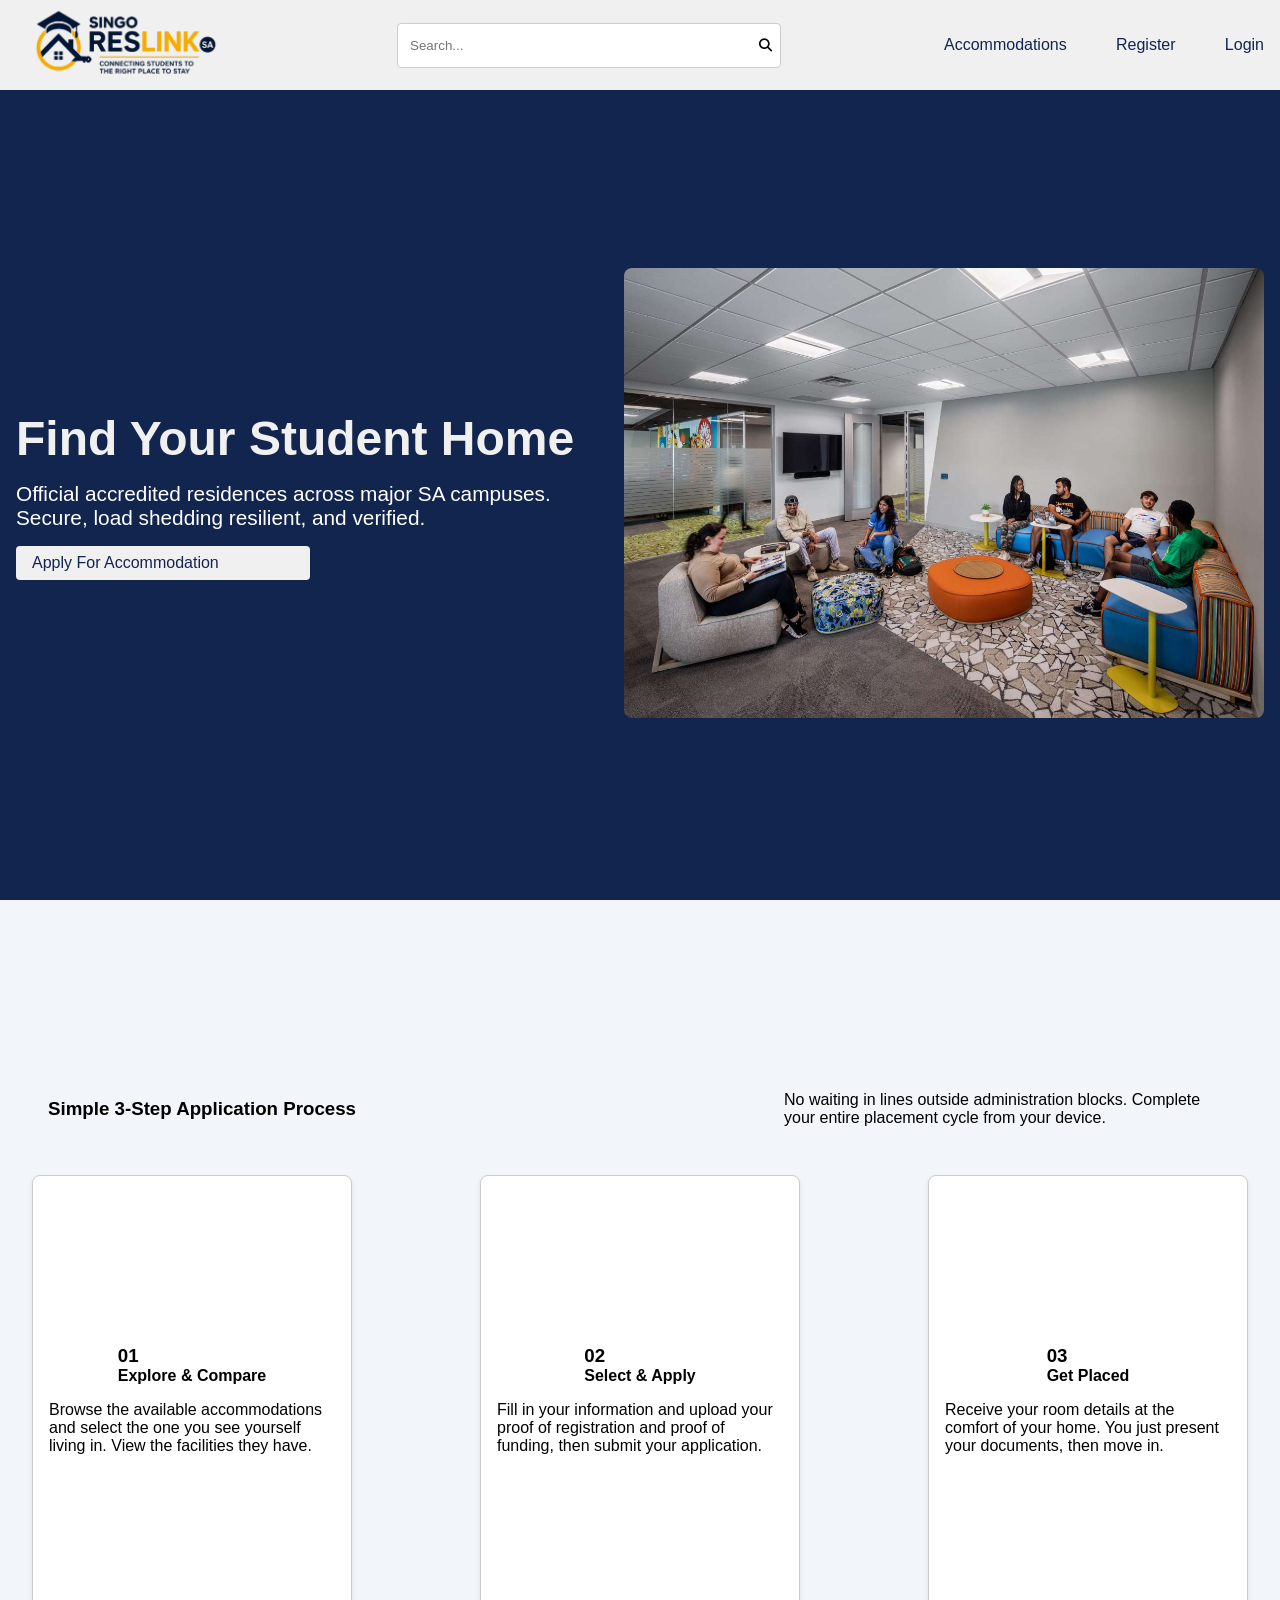
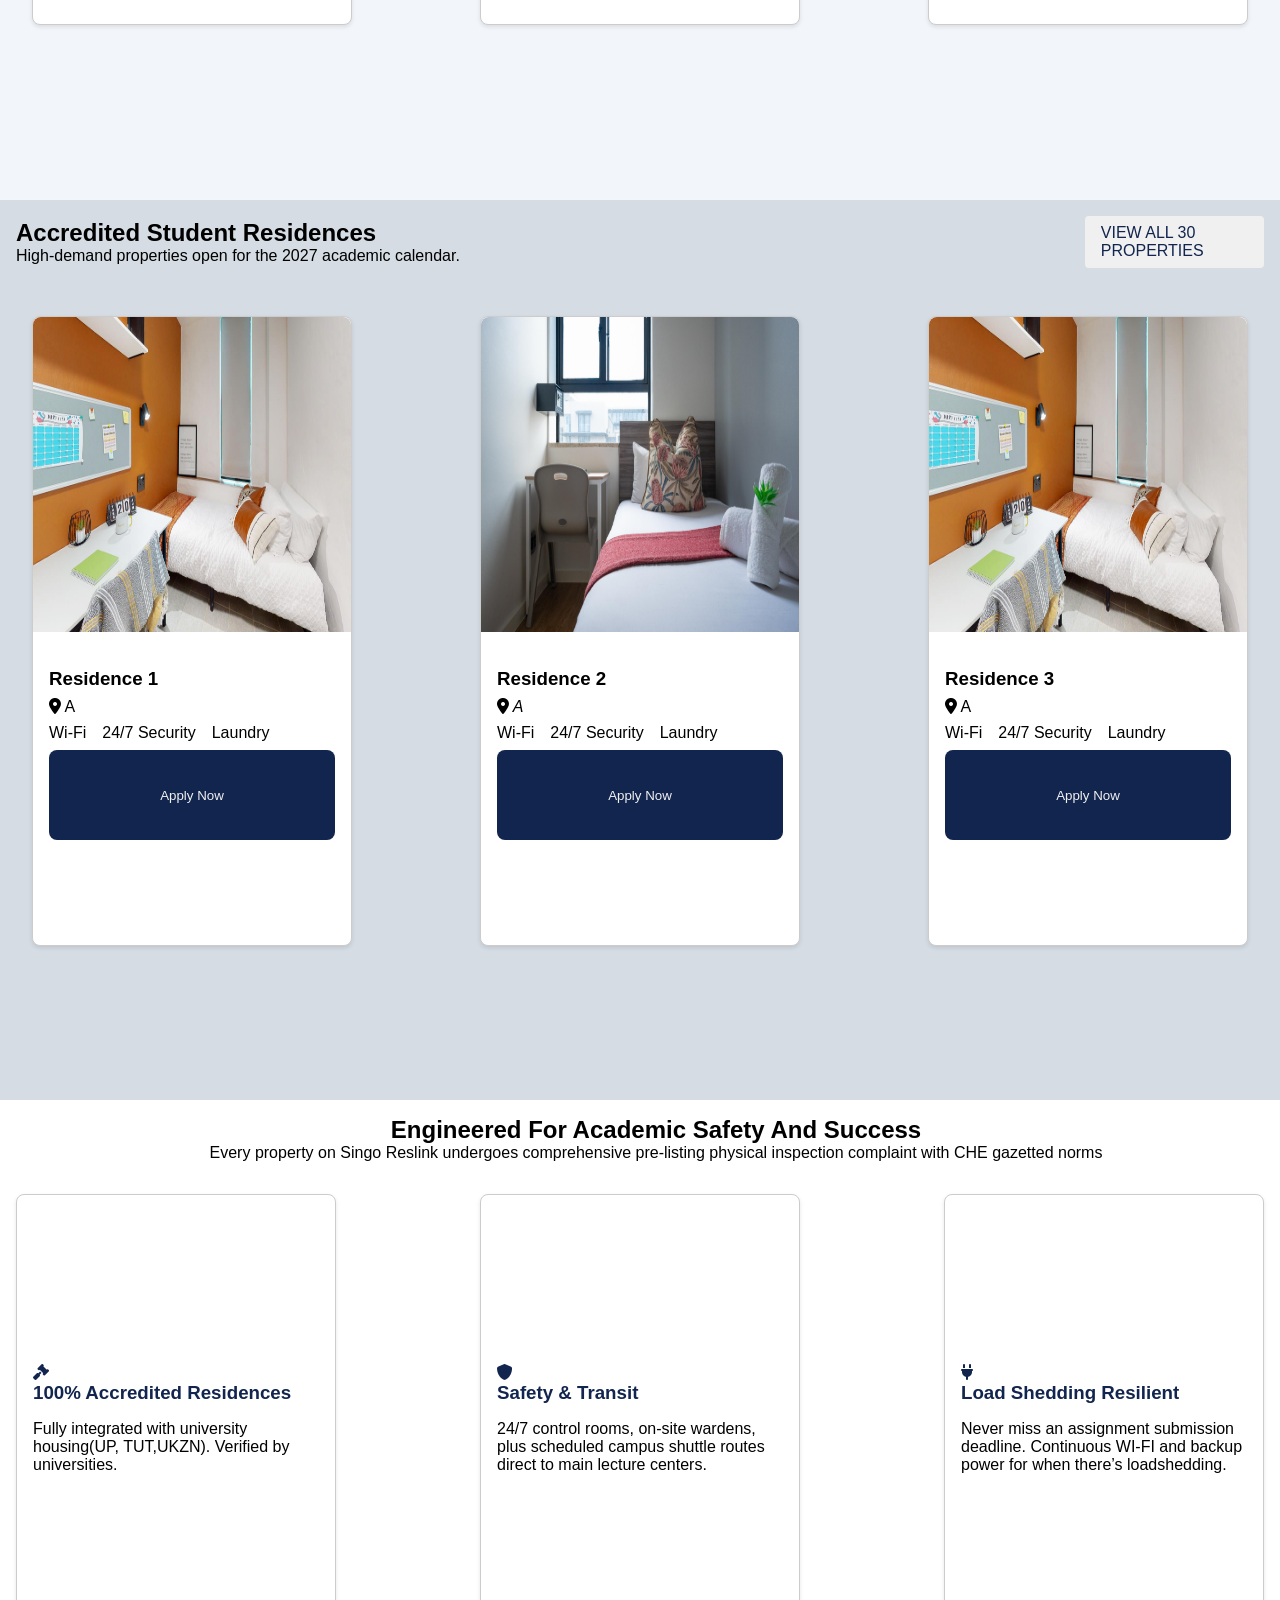
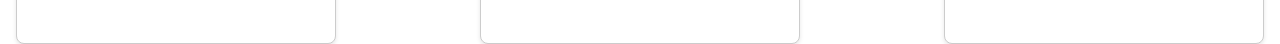
<file: public/index.html>
<!DOCTYPE html>
<html lang="en">
<head>
    <meta charset="UTF-8">
    <meta name="viewport" content="width=device-width, initial-scale=1.0">
    <link rel="stylesheet" href="style.css">
    <link rel="stylesheet"
href="https://cdnjs.cloudflare.com/ajax/libs/font-awesome/6.7.2/css/all.min.css">
    <title>Singo Reslink</title>
</head>
<body>
   <header>
    <div class="navbar">
        <div class="logo">
            <img src="src/logo.png" alt="Logo">
        </div>
        <div class="searchbar">
            <input type="text" id="search-input" placeholder="Search...">
            <button type="submit" id="search-btn"><i class="fa-solid fa-search"></i></button>
        </div>

        <div class="nav-items">
            <nav>
                <a href="accommodation.html">Accommodations</a>
                <a href="register.html">Register</a>
                <a href="login.html">Login</a>
            </nav>
        </div>
    </div>
   </header>
   <section class="hero-section">
    <div class="hero-text">
        <h1>Find Your Student Home</h1>
        <p>Official accredited residences across major SA campuses. Secure, load shedding resilient, and verified.</p>
        <a href="#residences" class="apply">Apply For Accommodation</a>
    </div>
    <div class="hero-pic">
        <img src="src/hero-bg.jpg" alt="" class="hero-img">
    </div>
   </section>
   <section class="steps">
   
    <div class="application-steps">
        <div class="steps-head">
            <h3>Simple 3-Step Application Process</h3>
            <p>No waiting in lines outside administration blocks. Complete your entire placement cycle from your device.</p>
        </div>
        <div class="steps-cards">
            
            <div class="step-card">
                <div class="step-No">
                    <h3>01</h3>
                    <h4>Explore & Compare</h4>
                </div>
                <p class="step-content">
                    Browse the available accommodations and select the one you see yourself living in. View the facilities they have.
                </p>
            </div>

            <div class="step-card">
                <div class="step-No">
                    <h3>02</h3>
                    <h4>Select & Apply</h4>
                </div>
                <p class="step-content">
                Fill in your information and upload your proof of registration and proof of funding, then submit your application.
                </p>
            </div>

            <div class="step-card">
                <div class="step-No">
                    <h3>03</h3>
                    <h4>Get Placed</h4>
                </div>
                <p class="step-content">
                Receive your room details at the comfort of your home. You just present your documents, then move in.    
                </p>
            </div>

        </div>
    </div>
   </section>
   <section id="residences">
        <div class="view-res">
            <div class="accredited">
                <h2>Accredited Student Residences</h2>
                <p>High-demand properties open for the 2027 academic calendar.</p>
            </div>
            <a href="#" class="view-accommodation">VIEW ALL <span id="total-res">30</span> PROPERTIES</a>
        </div>
        <div class="accommodations">
            <div class="accommodation-card">
                
                <div class="card-pic">
                    <img src="src/res1.jpg" id="res-pic" alt="Accommodation 1">
                </div>
                <div class="card-content">
                    <h3 class="res-name">Residence 1</h3>
                    <p class="location"><span><i class="fa-solid fa-location-dot"></i></span> A</p>
                    <div class="amenities">
                        <p class="amenity">Wi-Fi</p>
                        <p class="amenity">24/7 Security</p>
                        <p class="amenity">Laundry</p>
                    </div>
                    <button class="apply-btn">Apply Now</button>
                </div>
                
            </div>

            <div class="accommodation-card">
                
                <div class="card-pic">
                    <img src="src/res2.jpg" id="res-pic" alt="Accommodation 1">
                </div>
                <div class="card-content">
                    <h3 class="res-name">Residence 2</h3>
                    <address class="location"><span><i class="fa-solid fa-location-dot"></i></span> A</address>
                    <div class="amenities">
                        <p class="amenity">Wi-Fi</p>
                        <p class="amenity">24/7 Security</p>
                        <p class="amenity">Laundry</p>
                    </div>
                    <button class="apply-btn">Apply Now</button>
                </div>
                
            </div>

            <div class="accommodation-card">
                
                <div class="card-pic">
                    <img src="src/res1.jpg" id="res-pic" alt="Accommodation 1">
                </div>
                <div class="card-content">
                    <h3 class="res-name">Residence 3</h3>
                    <p class="location"><span><i class="fa-solid fa-location-dot"></i></span> A</p>
                    <div class="amenities">
                        <p class="amenity">Wi-Fi</p>
                        <p class="amenity">24/7 Security</p>
                        <p class="amenity">Laundry</p>
                    </div>
                    <button class="apply-btn">Apply Now</button>
                </div>
                
            </div>
        </div>
   </section>
    <section class="perks">
        <div class="perk-head">
            <h1>Engineered For Academic Safety And Success</h1>
            <p>Every property on Singo Reslink undergoes comprehensive pre-listing physical
inspection complaint with CHE gazetted norms</p>
        </div>

        <div class="perks-cards">
            <div class="perk-card">
                <div class="pcard-head">
                    <div class="picon">
                        <i class="fa-solid fa-gavel"></i>
                    </div>
                    <h3>100% Accredited Residences</h3>
                </div>
                <div class="pcard-content">
                    Fully integrated with university housing(UP, TUT,UKZN). Verified by universities.    
                </div>
            </div>
            
        
            <div class="perk-card">
                <div class="pcard-head">
                    <div class="picon">
                        <i class="fa-solid fa-shield"></i>
                    </div>
                    <h3>Safety & Transit</h3>
                </div>
                <div class="pcard-content">
                    24/7 control rooms, on-site wardens, plus scheduled campus shuttle routes direct to main lecture centers.
                </div>
            </div>

       
            <div class="perk-card">
                <div class="pcard-head">
                    <div class="picon">
                        <i class="fa-solid fa-plug"></i>
                    </div>
                    <h3>Load Shedding Resilient</h3>
                </div>
                <div class="pcard-content">
                    Never miss an assignment submission deadline. Continuous WI-FI and backup power for when  there’s loadshedding.
                </div>
            </div>

        </div>
    </section>
    <footer></footer>
</body>
</html>
</file>
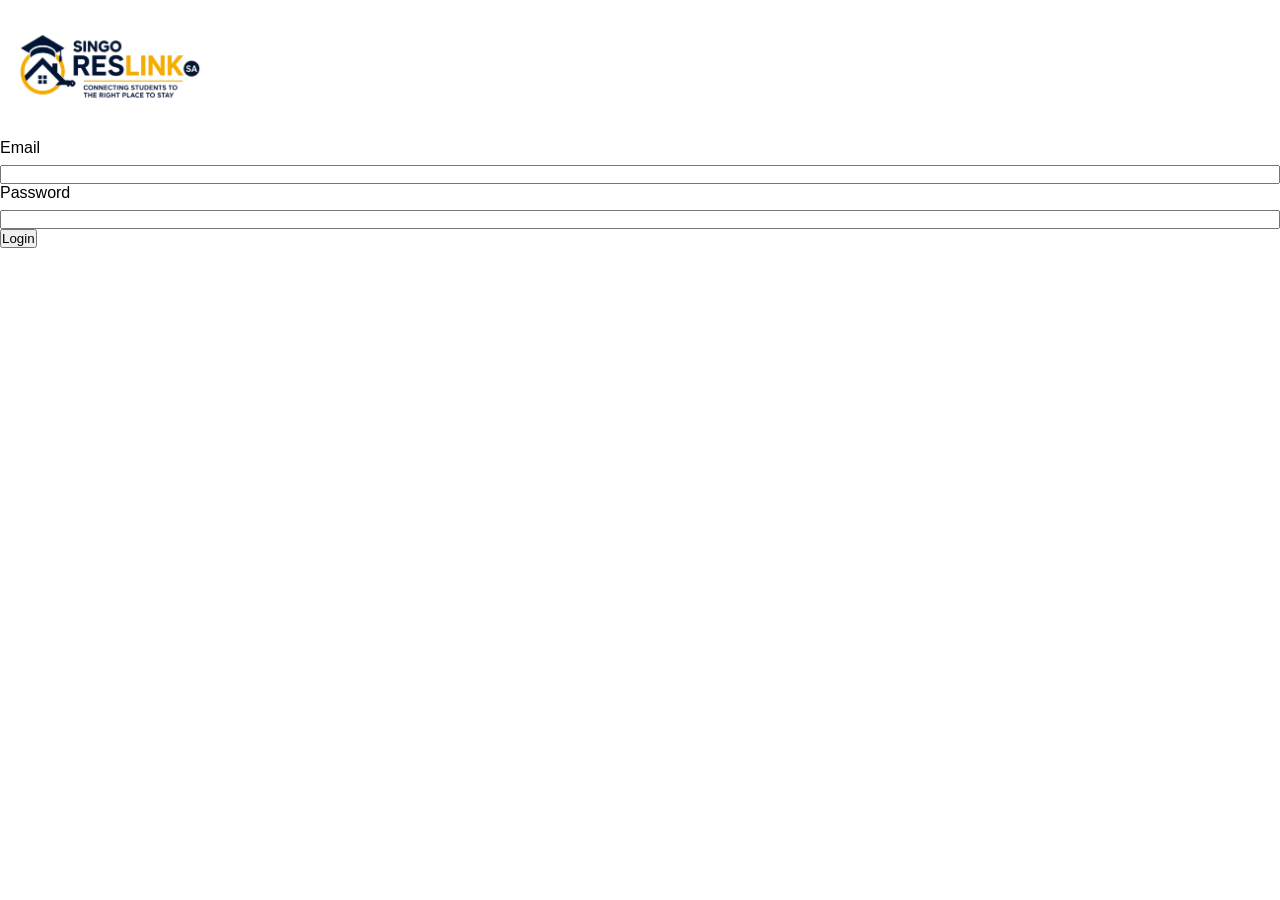
<file: public/login.html>
<!DOCTYPE html>
<html lang="en">
<head>
    <meta charset="UTF-8">
    <meta name="viewport" content="width=device-width, initial-scale=1.0">
    <link rel="stylesheet" href="style.css">
    <title>login</title>
</head>
<body>
   <div class="login-container">
    <div class="container-head">
        <div class="logo">
            <img src="src/logo.png" alt="Logo">
        </div>
    </div>
        <form action="" class="login-form">
            <div class="input-group">
                <label for="email">Email</label>
                <input type="email" id="email" name="email" required>
            </div>
            <div class="input-group">
                <label for="password">Password</label>
                <input type="password" id="password" name="password" required>
            </div>
            <button type="submit">Login</button>
        </form>
   </div> 
</body>

</html>
</file>
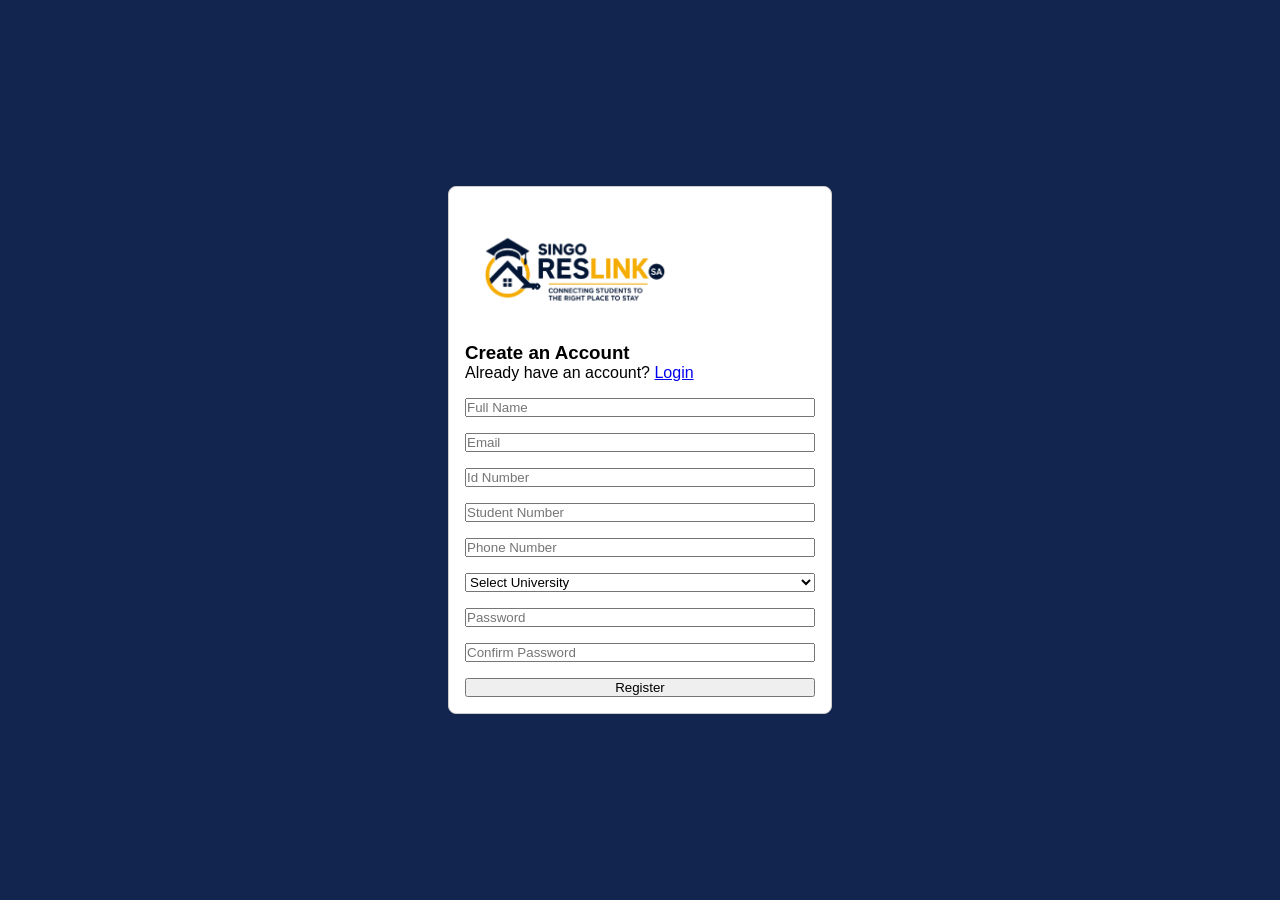
<file: public/register.html>
<!DOCTYPE html>
<html lang="en">
<head>
    <meta charset="UTF-8">
    <meta name="viewport" content="width=device-width, initial-scale=1.0">
    <link rel="stylesheet" href="style.css">
    <title>Register</title>
</head>
<body>
    <section class="register">
         <div class="register-container">
        <div class="container-head">
            <div class="logo">
                <img src="src/logo.png" alt="Logo">
            </div>
            <h3>Create an Account</h3>
            <p>Already have an account? <a href="login.html">Login</a></p>
        </div>
        <form action="" class="register-form">
            <div class="input-group">
                <input type="text" id="full-name" name="full-name" placeholder="Full Name" required>
            </div>
            <div class="input-group">
                <input type="email" id="email" name="email" placeholder="Email" required>
            </div>
            <div class="input-group">
                <input type="text" id="id-no" name="id-no" placeholder="Id Number" required>
            </div>
            <div class="input-group">
                <input type="text" id="student-no" name="student-no" placeholder="Student Number" required>
            </div>
            <div class="input-group">
                <input type="text" id="phone-no" name="phone-no" placeholder="Phone Number" required>
            </div>
            <div class="input-group">
                <select id="university" name="university" placeholder="Select University" required>
                    <option value="" disabled selected>Select University</option>
                    <option value="university1">Wits University</option>
                    <option value="university2">University of Johannesburg</option>
                    <option value="university3">University of Cape Town</option>
                    <option value="university4">University of Pretoria</option>
                </select>
            </div>
            <div class="input-group">
                <input type="password" id="password" name="password" placeholder="Password" required>
            </div>
            <div class="input-group">
                <input type="password" id="confirm-password" name="confirm-password" placeholder="Confirm Password" required>
            </div>
        </form>
            
            <button type="submit" class="register-btn">Register</button>
    </div>
    </section>
   
    
</body>
</html>
</file>
<file: public/style.css>
*{
    margin: 0;
    padding: 0;
    box-sizing: border-box;
    scroll-behavior: smooth;
    font-family: Inter, sans-serif;
}
:root{
    --primary-color: #12254E;
    --secondary-color: #f0f0f0;
    --text-color: #333333;
    --card-bg: #ffffff;
    --card-border: #cccccc;
}
body{
    font-family: Arial, sans-serif;
    width: 100dvw;
    overflow-x: hidden;
}
.register{
    width: 100dvw;
    height: 100dvh;
    display: flex;
    align-items: center;
    justify-content: center;
    background-color: var(--primary-color);
}
.register-container{
    width: 30dvw;
    height: auto;
    display: flex;
    flex-direction: column;
    gap: 1rem;
    background-color: var(--card-bg);
    padding: 1rem;
    border-radius: 0.5rem;
    border: 1px solid var(--card-border);
}
.register-form{
    width: 100%;
    display: flex;
    flex-direction: column;
    gap: 1rem;
}
.input-group{
    width: 100%;
    display: flex;
    flex-direction: column;
    gap: 0.5rem;
}

section{
    width: 100dvw;
}
header{
    width: 100dvw;
    height: 10dvh;
    background-color: var(--secondary-color);
    box-shadow: 0 2px 4px rgba(0,0,0,0.1);
    padding: 1rem;
    display: flex;
    align-items: center;
}
.navbar{
    width: 100%;
    display: flex;
    align-items: center;
    justify-content: space-between;

}
.logo img{
    height: 15dvh;
    width: auto;
    padding: 0.5rem;
}
.searchbar{
    width: 30dvw;
    height: 5dvh;
    display: flex;
    align-items: center;
    justify-content: space-between;
    padding: 0.5rem;
    border-radius: 0.25rem;
    background-color: #ffffff;
    border: 1px solid var(--card-border);
}
.searchbar input{
    width: 26dvw;
    border: none;
    padding: 0.25rem;
}
#search-btn{
    border: none;
    background-color: transparent;
}
.nav-items{
    width: 25dvw;
}
nav{
    width: 100%;
    display: flex;
    align-items: center;
    justify-content: space-between;
    gap: 1rem;
}
nav a{
    text-decoration: none;
    color: var(--primary-color);
}

.hero-section{
    height: 90dvh;
    width: 100dvw;
    background-color: var(--primary-color);
    display: flex;
    align-items: center;
    justify-content: space-between;
    padding: 1rem;
}
.hero-text{
    color: var(--secondary-color);
    text-align: start;
    max-width: 600px;
    display: flex;
    flex-direction: column;
    gap: 1rem;
}
.hero-text h1{
    font-size: 3rem;
    font-weight: bold;
}
.hero-text p{
    font-size: 1.3rem;
    color: #ffffff;
}
.hero-text a{
    text-decoration: none;
    color: var(--primary-color);
    padding: 0.5rem 1rem;
    background-color: var(--secondary-color);
    width: 23dvw;
    border-radius: 0.25rem;

}
.hero-pic img{
    width: 50dvw;
    height: 50dvh;
    border-radius: 0.5rem;
}
.steps{
    height: 100dvh;
    width: 100dvw;
    display: flex;
    flex-direction: column;
    align-items: center;
    justify-content: center;
    padding: 1rem;
    gap: 2rem;
    background-color: #F2F5F9;
}
.perks{
    width: 100%;
    height:50dvh;
    display: flex;
    flex-direction: column;
    gap: 2rem;
    padding: 1rem;
}
.perk-head{
    width: 100dvw;
    text-align: center;
}
.perks-cards{
    width: 100%;
    display: flex;
    flex-direction: row;
    flex-wrap: wrap;
    gap: 2rem;
    justify-content: space-between;
    align-items: center;

}
.perk-card{
    width: 25dvw;
    height: 50dvh;
    background-color: var(--card-bg);
    border-radius: 0.5rem;
    border: 1px solid var(--card-border);
    box-shadow: 0 2px 4px rgba(0,0,0,0.1);
    display: flex;
    flex-direction: column;
    align-items: center;
    justify-content: center;
    padding: 1rem;
    gap: 1rem;
}
.pcard-head{
    width: 100%;
    display: flex;
    flex-direction: column;
    color: var(--primary-color);
}
.application-steps{
    width: 100%;
    height: 50dvh;
    display: flex;
    flex-direction: column;
    align-items: center;
    justify-content: center;
    padding: 1rem;
    gap: 2rem;
}
.steps-head{
    width: 100%;
    display: flex;
    align-items: center;
    justify-content: space-between;
    padding: 1rem;
}
.steps-head p{
    width: 35dvw;
    text-align: start;
}
.steps-cards{
    width: 100%;
    display: flex;
    flex-direction: row;
    flex-wrap: wrap;
    gap: 2rem;
    justify-content: space-between;
    align-items: center;
}
.step-card{
    width: 25dvw;
    height: 50dvh;
    background-color: var(--card-bg);
    border-radius: 0.5rem;
    border: 1px solid var(--card-border);
    box-shadow: 0 2px 4px rgba(0,0,0,0.1);
    display: flex;
    flex-direction: column;
    align-items: center;
    justify-content: center;
    padding: 1rem;
    gap: 1rem;
}
#residences{
    width: 100dvw;
    height: 100dvh;
    background-color: 	#D5DCE4;
    display: flex;
    flex-direction: column;
    align-items: center;
    justify-content: start;
    padding: 1rem;
    gap: 2rem;
}

.view-res{
    width: 100%;
    display: flex;
    flex-direction: row;
    flex-wrap: wrap;
    gap: 2rem;
    justify-content: space-between;
    align-items: center;
}
.view-res a{
    text-decoration: none;
    color: var(--primary-color);
    padding: 0.5rem 1rem;
    background-color: var(--secondary-color);
    width: 14dvw;
    border-radius: 0.25rem;
}
.accommodations{
    width: 100%;
    display: flex;
    flex-direction: row;
    flex-wrap: wrap;
    gap: 2rem;
    padding: 1rem;
    justify-content: space-between;
    align-items: center;
}

.accommodation-card{
    width: 25dvw;
    height: 70dvh;
    background-color: var(--card-bg);
    border-radius: 0.5rem;
    border: 1px solid var(--card-border);
    box-shadow: 0 2px 4px rgba(0,0,0,0.1);
    display: flex;
    flex-direction: column;
    align-items: center;
    justify-content: start;
    gap: 1rem;
}
.card-pic img{
    width: 100%;
    height: 35dvh;
    border-top-left-radius: 0.5rem;
    border-top-right-radius: 0.5rem;
}
.card-content{
    width: 100%;
    height: 35dvh;
    display: flex;
    flex-direction: column;
    align-items: stretch;
    justify-content: start;
    padding: 1rem;
    gap: 0.5rem;
}
.amenities{
    width: 100%;
    display: flex;
    flex-direction: row;
    gap: 1rem;
}

.apply-btn{
    width: 100%;
    height: 10dvh;
    border-radius: 0.5rem;
    border: none;
    background-color: var(--primary-color);
    color: #f0f0f0;
}


@media (max-width: 425px) {
    header{
        height: 10dvh;
        gap: 1rem;

    }
  
    .hero-section {
        display: flex;
        height:90dvh;
        width: 100dvw;
        flex-direction: column;
        gap: 2rem;
    }
    .hero-text {
        width: 100%;
        text-align: center;
        display: flex;
        flex-direction: column;
        gap: 1rem;
        align-items: center;
        justify-content: center;
        max-width: 100%;
    }
    .hero-text h1 {
        font-size: 2rem;
    }
    .hero-text p {
        font-size: 1rem;
    }
    .hero-text a {
        width: 80dvw;
        font-size: 1rem;
        font-weight: bold;

    }
    .hero-pic img {
        width: 80dvw;
        height: auto;
    }

    .steps{
     height:100dvh;
     width: 100dvw;
     display: flex;
     flex-direction: column;
     align-items: center;
     gap: 1rem;
     padding: 1rem;
    }
    .application-steps{
        width: 100dvw;
        height: 100dvh;
        display: flex;
        flex-direction: column;
        gap: 1rem;
    }
    .steps-head{
        width: 100%;
    }

    .step-card{
        width: 100dvw;
        height: 30dvh;
    }
    .perks{
        width: 100dvh;
        height: 50dvh;
        display: flex;
        flex-direction: column;
        align-items: center;
        gap: 2rem;
        padding: 1rem;
    }
    .perk-head{
        width: 100dvw;
        display: flex;
        flex-direction: column;
        align-items: center;

    }
    .perk-head h1{
        font-size: 1rem;
    }
    .perk-head p{
        font-size: 0.8rem;
    }
    .perks-cards{
        width: 100%;
        height: 35dvh;
        display: flex;
        flex-direction: row;
        gap: 2rem;
        justify-content: center;
        align-items: center;
    }
    .perk-card{
        width: 100dvw;
        height: 30dvh;
        display: flex;
        flex-direction: column;
        align-items: center;
        justify-content: start;
        padding: 1rem;
        gap: 1rem;
    }
    p.card-head{
        width: 100%;
        display: flex;
        flex-direction: column;
        color: var(--primary-color);
    }
    p.card-content{
        width: 100%;
        height: 30dvh;
    }

}
</file>
